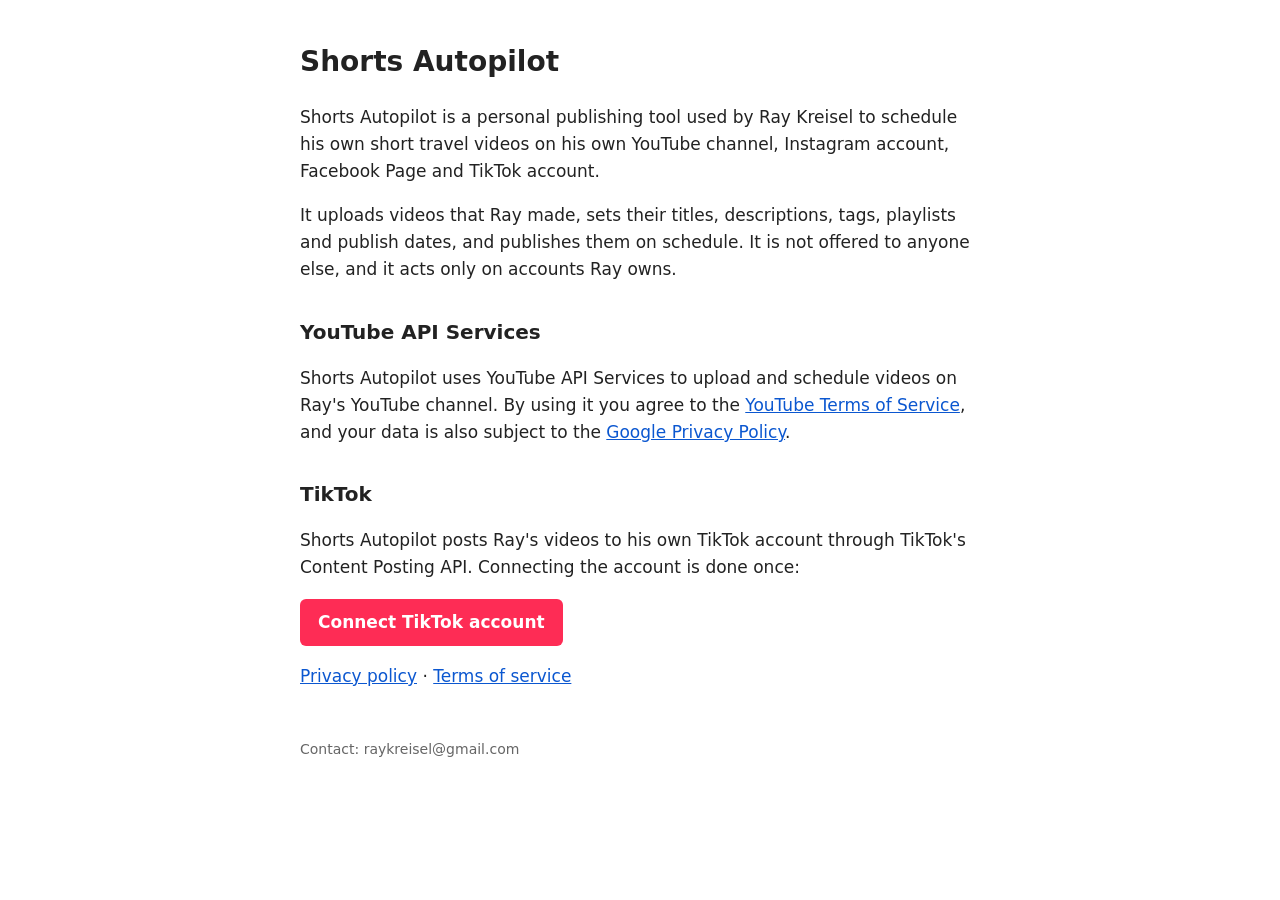
<file: index.html>
<!doctype html><html lang="en"><head><meta charset="utf-8"><meta name="viewport" content="width=device-width,initial-scale=1">
<title>Shorts Autopilot</title><link rel="stylesheet" href="style.css"></head><body>
<h1>Shorts Autopilot</h1>
<p>Shorts Autopilot is a personal publishing tool used by Ray Kreisel to schedule his own short travel videos on his own YouTube channel, Instagram account, Facebook Page and TikTok account.</p>
<p>It uploads videos that Ray made, sets their titles, descriptions, tags, playlists and publish dates, and publishes them on schedule. It is not offered to anyone else, and it acts only on accounts Ray owns.</p>
<h2>YouTube API Services</h2>
<p>Shorts Autopilot uses YouTube API Services to upload and schedule videos on Ray's YouTube channel. By using it you agree to the <a href="https://www.youtube.com/t/terms">YouTube Terms of Service</a>, and your data is also subject to the <a href="https://policies.google.com/privacy">Google Privacy Policy</a>.</p>
<h2>TikTok</h2>
<p>Shorts Autopilot posts Ray's videos to his own TikTok account through TikTok's Content Posting API. Connecting the account is done once:</p>
<p><a class="button" href="https://www.tiktok.com/v2/auth/authorize/?client_key=sbawu3n77b4wugr1t6&amp;scope=user.info.basic%2Cvideo.publish%2Cvideo.upload&amp;response_type=code&amp;redirect_uri=https%3A%2F%2Fraykreiselg.github.io%2Fshorts-autopilot-site%2Ftiktok-callback.html&amp;state=cHDd0Dc8Dm2JuCIfIV4S5w">Connect TikTok account</a></p>
<p><a href="privacy.html">Privacy policy</a> · <a href="terms.html">Terms of service</a></p>
<footer>Contact: raykreisel@gmail.com</footer>
</body></html>
</file>
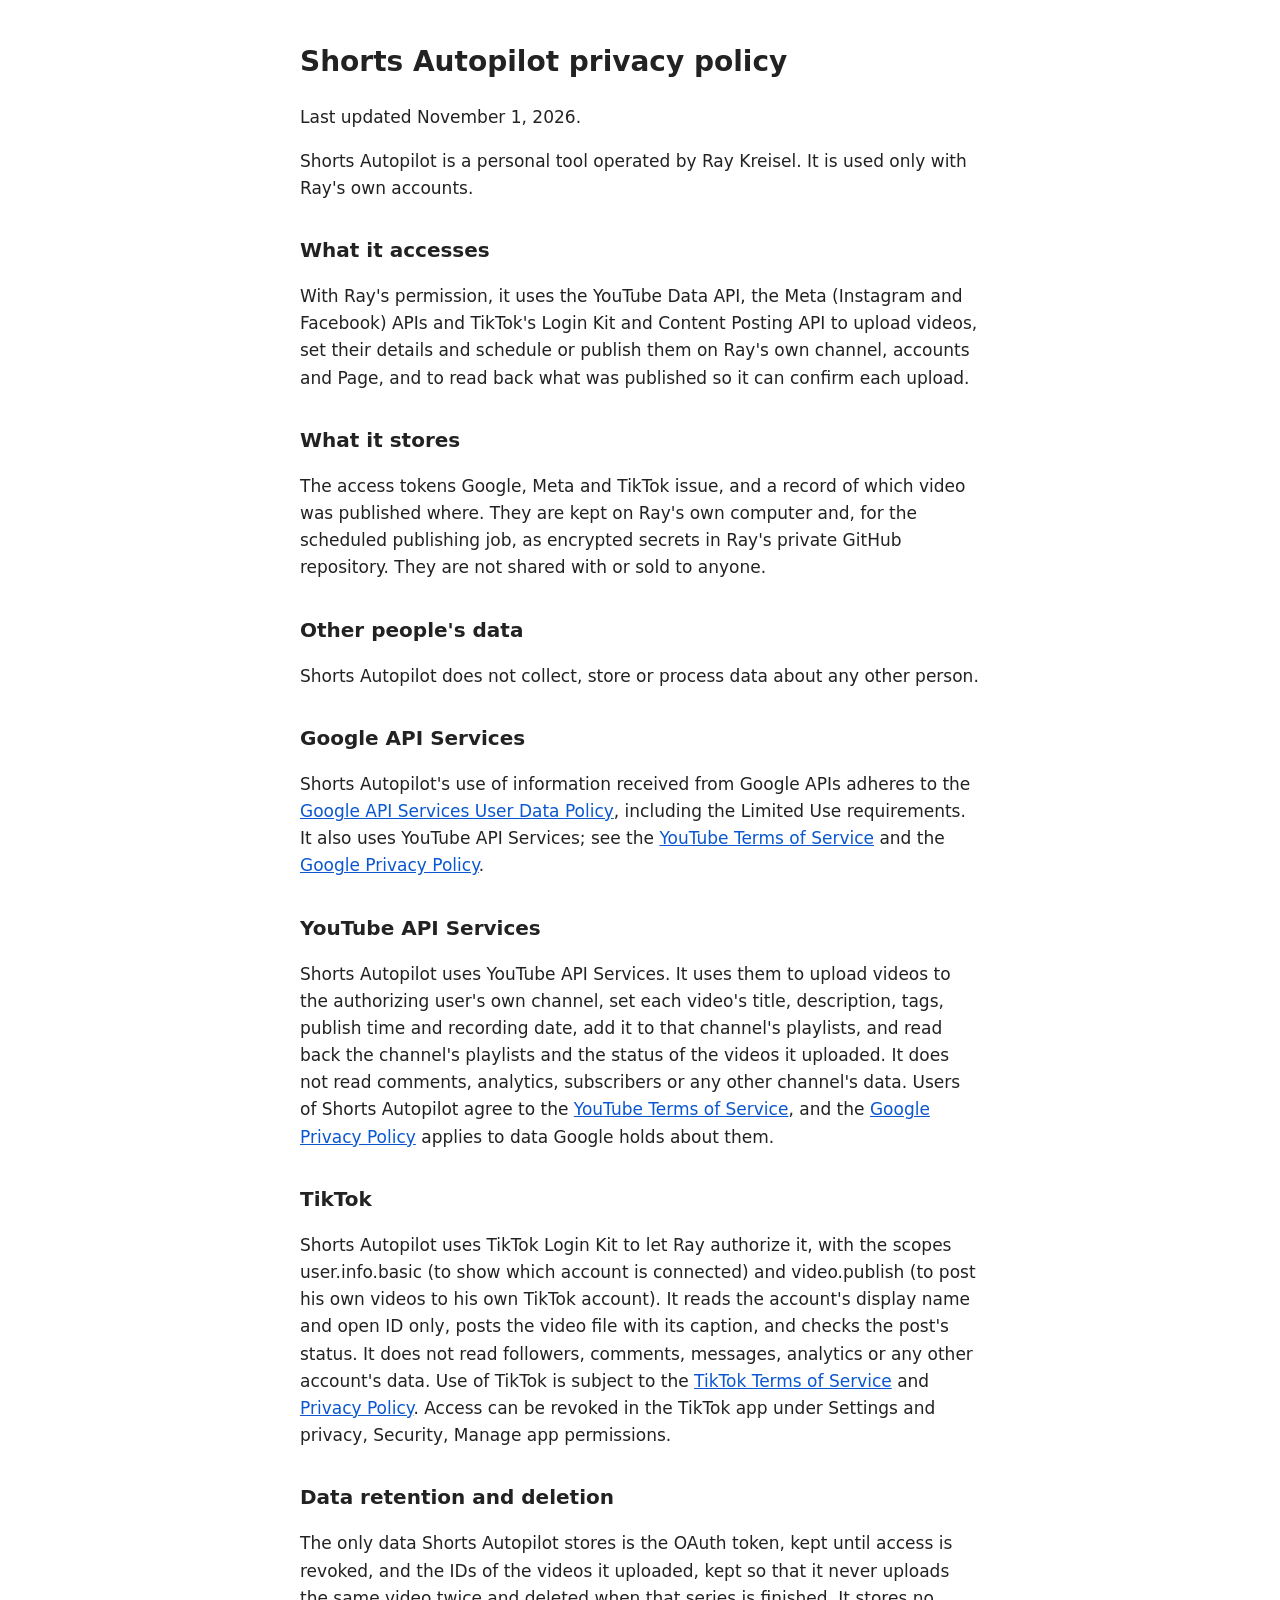
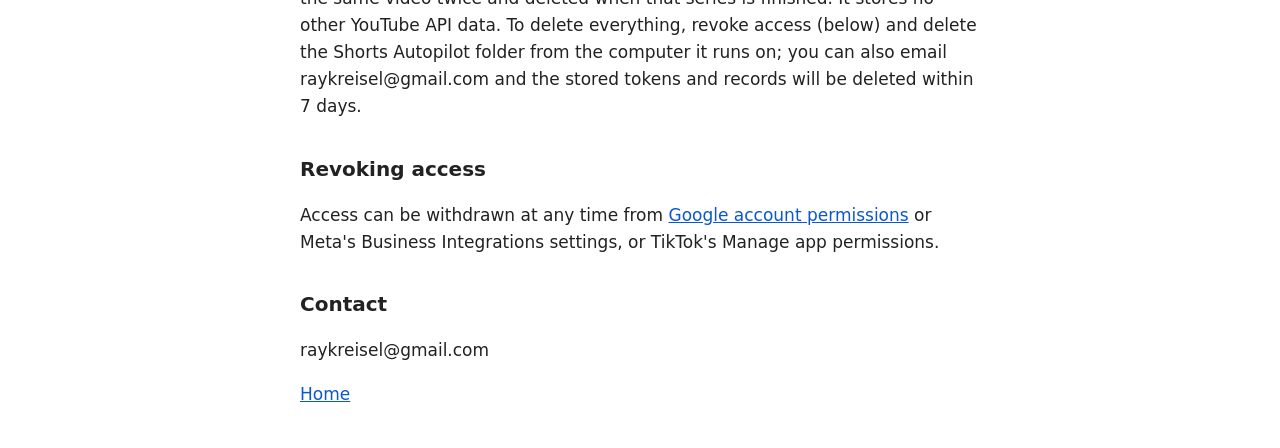
<file: privacy.html>
<!doctype html><html lang="en"><head><meta charset="utf-8"><meta name="viewport" content="width=device-width,initial-scale=1">
<title>Privacy Policy</title><link rel="stylesheet" href="style.css"></head><body>
<h1>Shorts Autopilot privacy policy</h1>
<p>Last updated November 1, 2026.</p>
<p>Shorts Autopilot is a personal tool operated by Ray Kreisel. It is used only with Ray's own accounts.</p>
<h2>What it accesses</h2>
<p>With Ray's permission, it uses the YouTube Data API, the Meta (Instagram and Facebook) APIs and TikTok's Login Kit and Content Posting API to upload videos, set their details and schedule or publish them on Ray's own channel, accounts and Page, and to read back what was published so it can confirm each upload.</p>
<h2>What it stores</h2>
<p>The access tokens Google, Meta and TikTok issue, and a record of which video was published where. They are kept on Ray's own computer and, for the scheduled publishing job, as encrypted secrets in Ray's private GitHub repository. They are not shared with or sold to anyone.</p>
<h2>Other people's data</h2>
<p>Shorts Autopilot does not collect, store or process data about any other person.</p>
<h2>Google API Services</h2>
<p>Shorts Autopilot's use of information received from Google APIs adheres to the <a href="https://developers.google.com/terms/api-services-user-data-policy">Google API Services User Data Policy</a>, including the Limited Use requirements. It also uses YouTube API Services; see the <a href="https://www.youtube.com/t/terms">YouTube Terms of Service</a> and the <a href="https://policies.google.com/privacy">Google Privacy Policy</a>.</p>
<h2>YouTube API Services</h2>
<p>Shorts Autopilot uses YouTube API Services. It uses them to upload videos to the authorizing user's own channel, set each video's title, description, tags, publish time and recording date, add it to that channel's playlists, and read back the channel's playlists and the status of the videos it uploaded. It does not read comments, analytics, subscribers or any other channel's data. Users of Shorts Autopilot agree to the <a href="https://www.youtube.com/t/terms">YouTube Terms of Service</a>, and the <a href="https://policies.google.com/privacy">Google Privacy Policy</a> applies to data Google holds about them.</p>
<h2>TikTok</h2>
<p>Shorts Autopilot uses TikTok Login Kit to let Ray authorize it, with the scopes user.info.basic (to show which account is connected) and video.publish (to post his own videos to his own TikTok account). It reads the account's display name and open ID only, posts the video file with its caption, and checks the post's status. It does not read followers, comments, messages, analytics or any other account's data. Use of TikTok is subject to the <a href="https://www.tiktok.com/legal/terms-of-service">TikTok Terms of Service</a> and <a href="https://www.tiktok.com/legal/privacy-policy">Privacy Policy</a>. Access can be revoked in the TikTok app under Settings and privacy, Security, Manage app permissions.</p>
<h2>Data retention and deletion</h2>
<p>The only data Shorts Autopilot stores is the OAuth token, kept until access is revoked, and the IDs of the videos it uploaded, kept so that it never uploads the same video twice and deleted when that series is finished. It stores no other YouTube API data. To delete everything, revoke access (below) and delete the Shorts Autopilot folder from the computer it runs on; you can also email raykreisel@gmail.com and the stored tokens and records will be deleted within 7 days.</p>
<h2>Revoking access</h2>
<p>Access can be withdrawn at any time from <a href="https://myaccount.google.com/permissions">Google account permissions</a> or Meta's Business Integrations settings, or TikTok's Manage app permissions.</p>
<h2>Contact</h2>
<p>raykreisel@gmail.com</p>
<p><a href="index.html">Home</a></p>
</body></html>
</file>
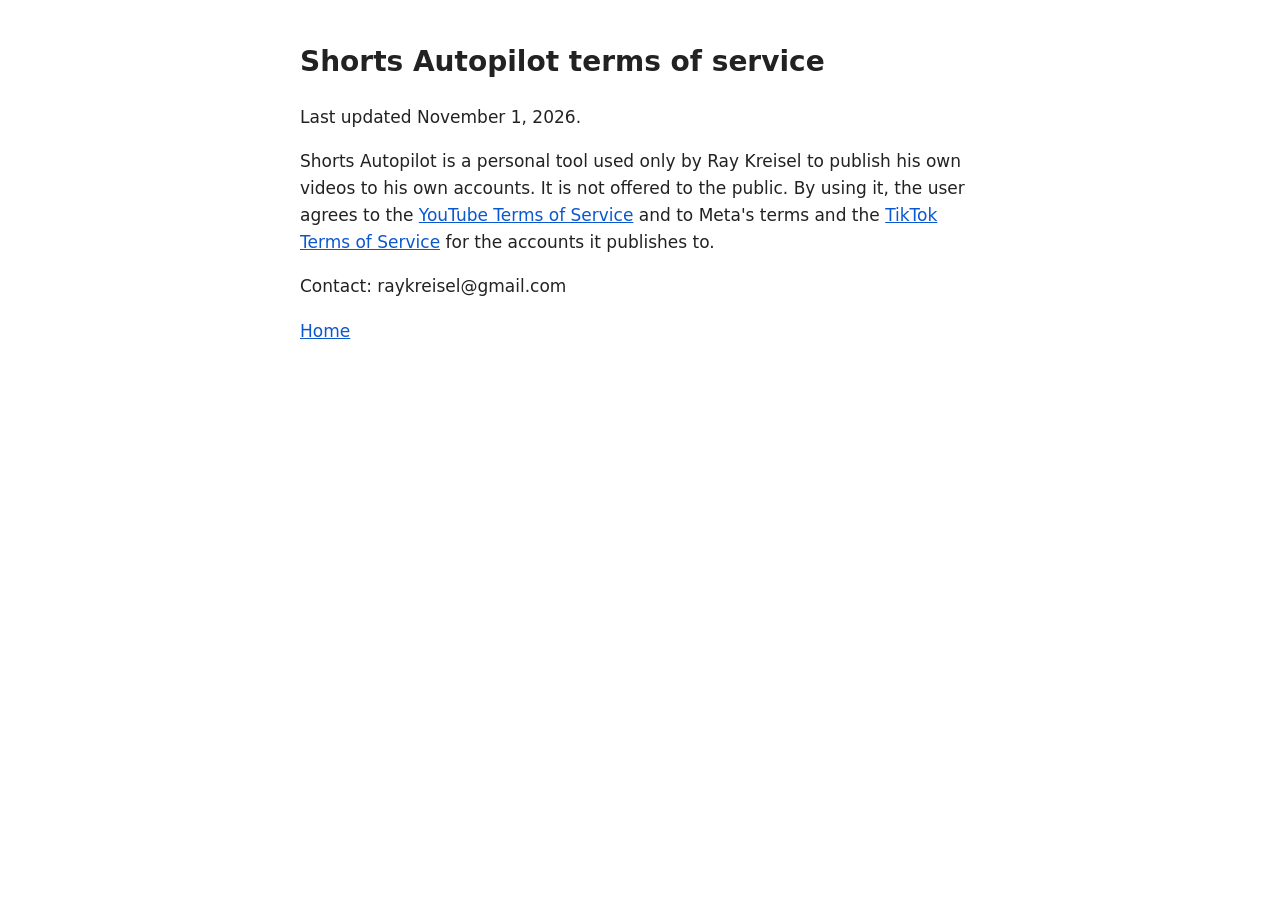
<file: terms.html>
<!doctype html><html lang="en"><head><meta charset="utf-8"><meta name="viewport" content="width=device-width,initial-scale=1">
<title>Terms of Service</title><link rel="stylesheet" href="style.css"></head><body>
<h1>Shorts Autopilot terms of service</h1>
<p>Last updated November 1, 2026.</p>
<p>Shorts Autopilot is a personal tool used only by Ray Kreisel to publish his own videos to his own accounts. It is not offered to the public. By using it, the user agrees to the <a href="https://www.youtube.com/t/terms">YouTube Terms of Service</a> and to Meta's terms and the <a href="https://www.tiktok.com/legal/terms-of-service">TikTok Terms of Service</a> for the accounts it publishes to.</p>
<p>Contact: raykreisel@gmail.com</p>
<p><a href="index.html">Home</a></p>
</body></html>
</file>
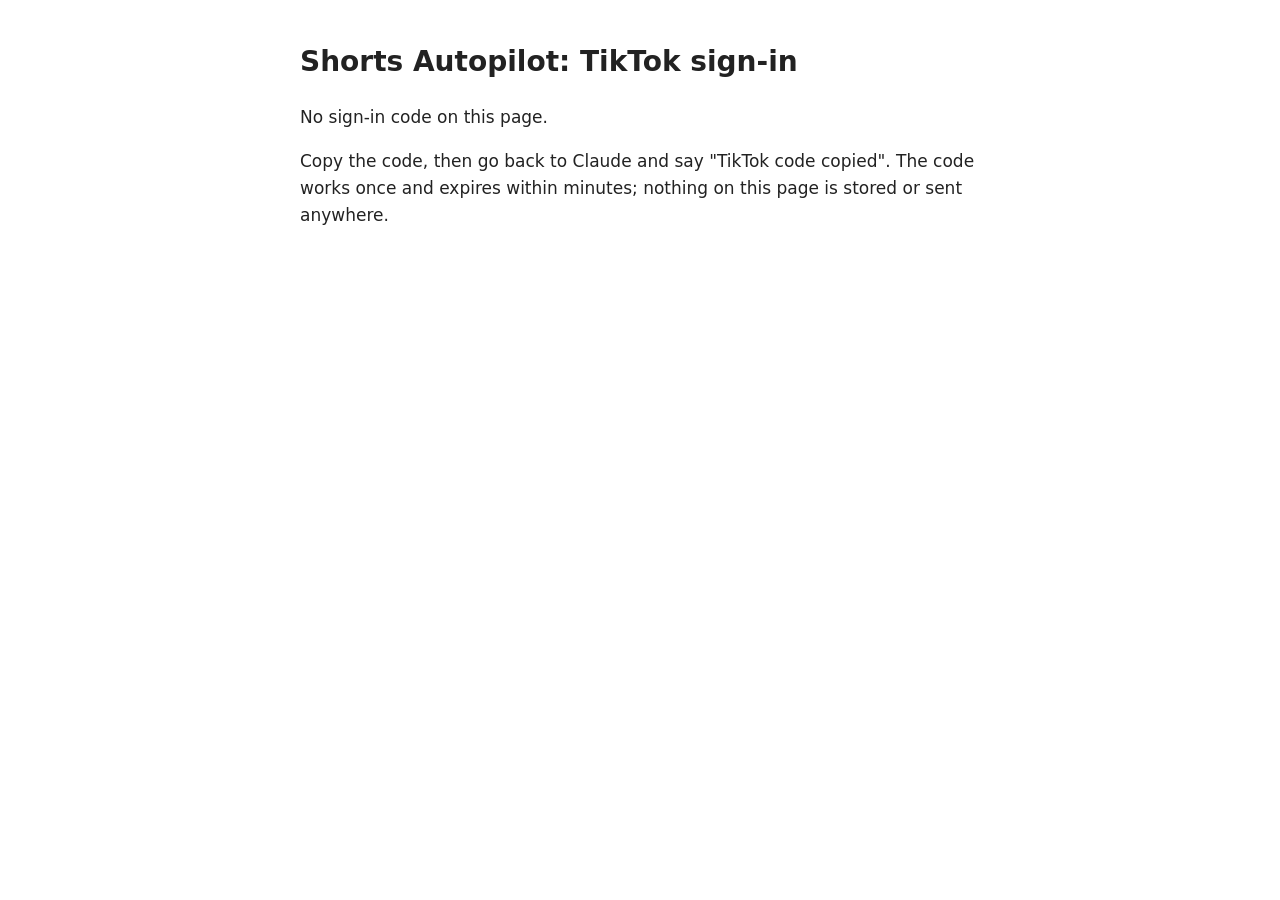
<file: tiktok-callback.html>
<!doctype html><html lang="en"><head><meta charset="utf-8"><meta name="viewport" content="width=device-width,initial-scale=1">
<meta name="robots" content="noindex"><meta name="referrer" content="no-referrer">
<title>TikTok connected</title><link rel="stylesheet" href="style.css"></head><body>
<h1>Shorts Autopilot: TikTok sign-in</h1>
<p id="msg">Reading the sign-in result…</p>
<p><button id="copy" hidden>Copy the code</button></p>
<p>Copy the code, then go back to Claude and say "TikTok code copied". The code works once and expires within minutes; nothing on this page is stored or sent anywhere.</p>
<script>
const q = new URLSearchParams(location.search), code = q.get("code"), err = q.get("error");
const msg = document.getElementById("msg"), btn = document.getElementById("copy");
if (code) {
  msg.textContent = "TikTok approved the connection.";
  btn.hidden = false;
  btn.onclick = () => navigator.clipboard.writeText(code).then(() => { btn.textContent = "Copied"; });
} else {
  msg.textContent = err ? "TikTok returned an error: " + err + " " + (q.get("error_description") || "") : "No sign-in code on this page.";
}
history.replaceState(null, "", location.pathname);  // keep the one-time code out of the address bar and history
</script>
</body></html>
</file>
<file: style.css>
body{font:17px/1.6 -apple-system,system-ui,sans-serif;max-width:680px;margin:40px auto;padding:0 16px;color:#222;background:#fff}
h1{font-size:28px}h2{font-size:20px;margin-top:32px}a{color:#0b57d0}footer{margin-top:48px;font-size:14px;color:#666}

a.button{display:inline-block;background:#fe2c55;color:#fff;padding:10px 18px;border-radius:6px;text-decoration:none;font-weight:600}
</file>
